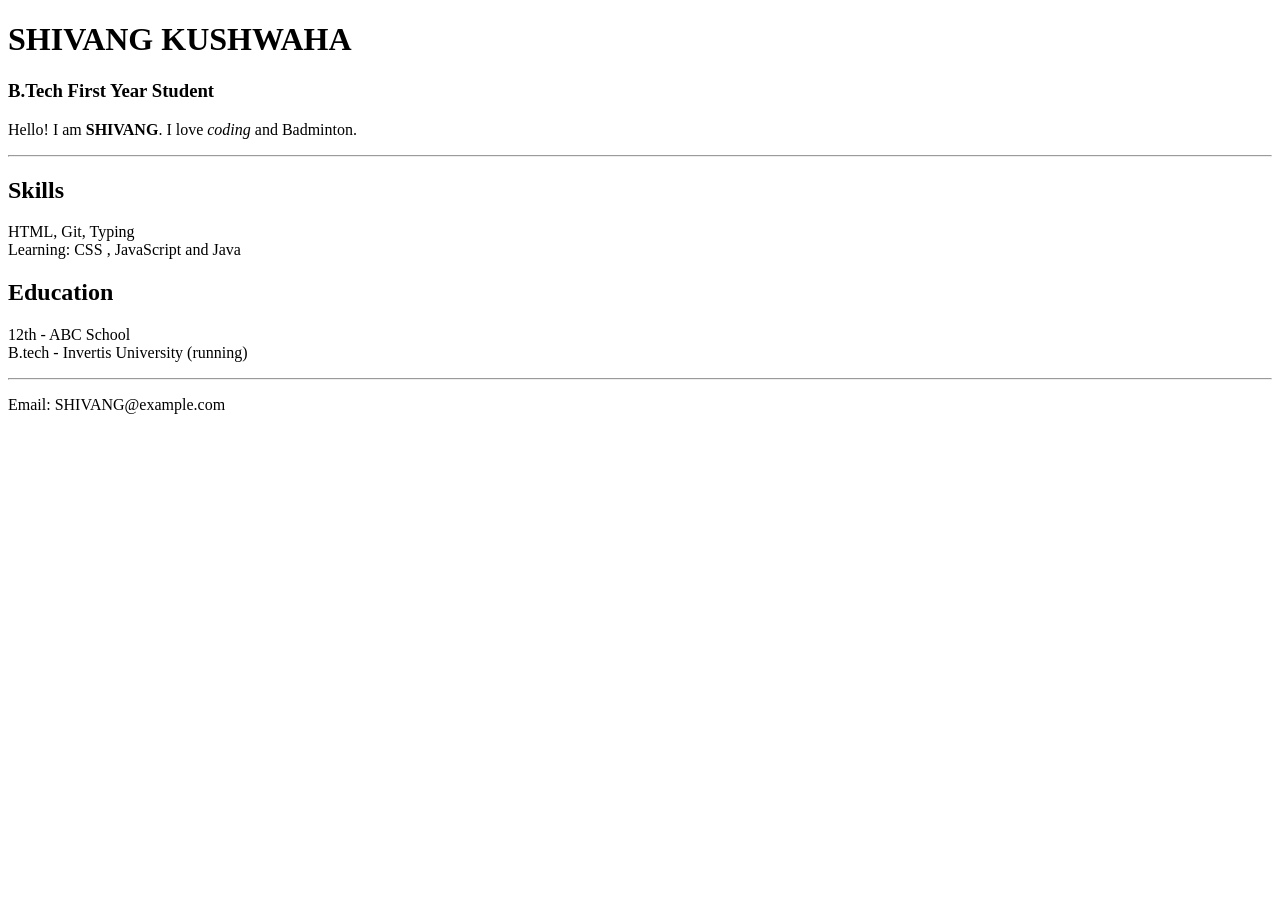
<file: Week2/index.html>
<!doctype html>
<html lang="en">
  <head>
    <meta charset="UTF-8" />
    <title>My Resume</title>
  </head>

  <body>
    
    <h1>SHIVANG KUSHWAHA</h1>
    <h3>B.Tech First Year Student</h3>
    <p>
      Hello! I am <strong>SHIVANG</strong>. I love <em>coding</em> and Badminton.
    </p>
    <hr />
    <!-- Skills box -->
    <div id="skills" class="section">
      <h2>Skills</h2>
      <p>HTML, Git, Typing<br />Learning: CSS , JavaScript and Java</p>
    </div>
    <!-- Education box -->
    <div id="education" class="section">
      <h2>Education</h2>
      <p>12th - ABC School<br />B.tech - Invertis University (running)</p>
    </div>
    <hr />
    <p>Email: SHIVANG@example.com</p>
  </body>
</html>
</file>
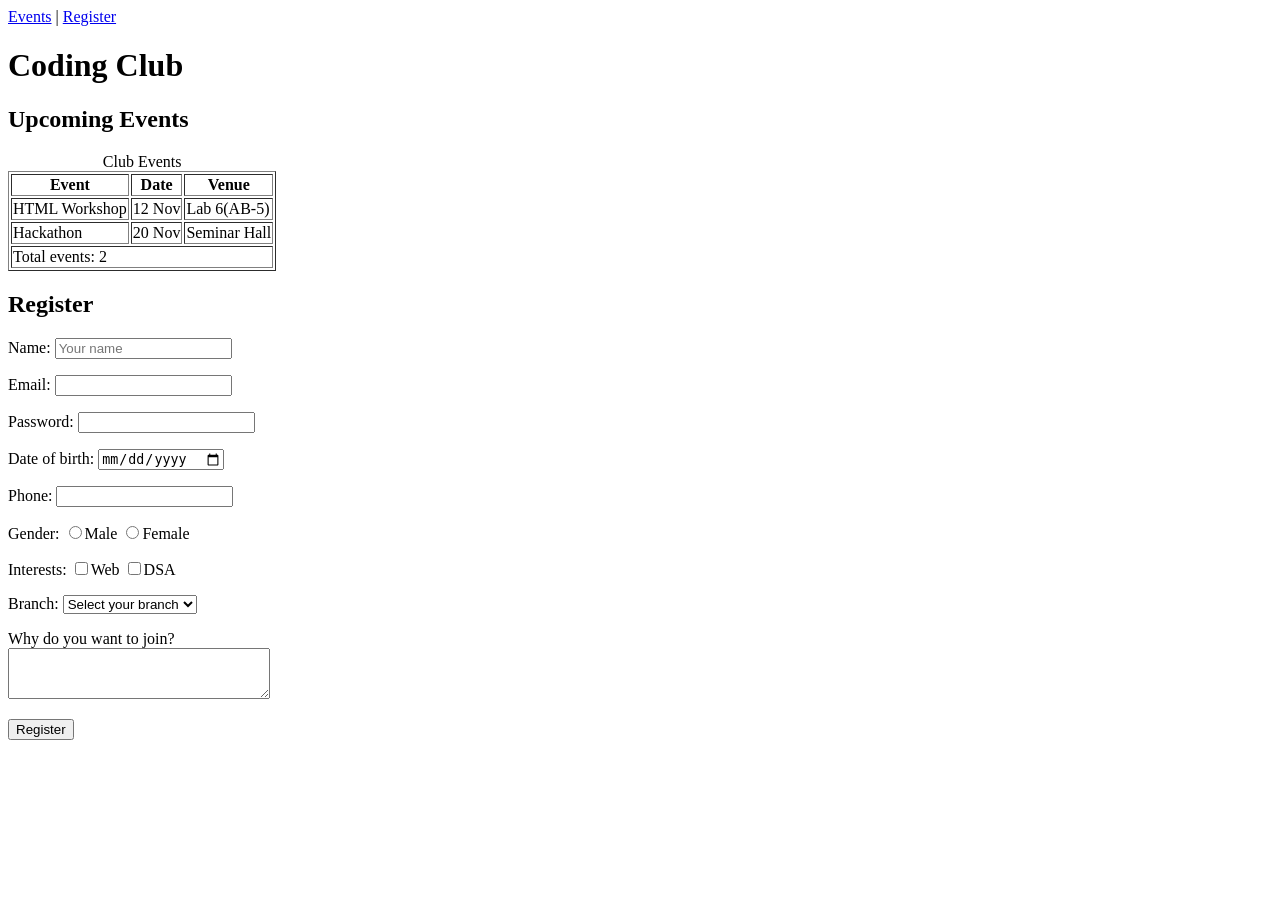
<file: Week4/index.html>
<!doctype html>
<html lang="en">
  <head>
    <meta charset="UTF-8" />
    <meta name="viewport" content="width=device-width, initial-scale=1" />
    <meta name="description" content="Coding Club registration page" />
    <link rel="icon" href="calendar-svgrepo-com.svg" />
    <title>Coding Club</title>
  </head>

  <body>
    <nav><a href="#events">Events</a> | <a href="#register">Register</a></nav>
    <h1>Coding Club</h1>
    <h2 id="events">Upcoming Events</h2>
    <table border="1">
      <caption>
        Club Events
      </caption>
      <thead>
        <tr>
          <th>Event</th>
          <th>Date</th>
          <th>Venue</th>
        </tr>
      </thead>
      <tbody>
        <tr>
          <td>HTML Workshop</td>
          <td>12 Nov</td>
          <td>Lab 6(AB-5)</td>
        </tr>
        <tr>
          <td>Hackathon</td>
          <td>20 Nov</td>
          <td>Seminar Hall</td>
        </tr>
      </tbody>
      <tfoot>
        <tr>
          <td colspan="3">Total events: 2</td>
        </tr>
      </tfoot>
    </table>
    <h2 id="register">Register</h2>
    <form action="#" method="post">
      <p>
        <label for="name">Name:</label>
        <input
          type="text"
          id="name"
          name="name"
          placeholder="Your name"
          required
        />
      </p>
      <p>
        <label for="email">Email:</label>
        <input type="email" id="email" name="email" required />
      </p>
      <p>
        <label for="pass">Password:</label>
        <input type="password" id="pass" name="pass" required />
      </p>
      <p>
        <label for="dob">Date of birth:</label>
        <input type="date" id="dob" name="dob" />
      </p>
      <p>
        <label for="phone">Phone:</label>
        <input type="tel" id="phone" name="phone" />
      </p>
      <p>
        Gender: <input type="radio" name="gender" id="m" /><label for="m"
          >Male</label
        >
        <input type="radio" name="gender" id="f" /><label for="f">Female</label>
      </p>
      <p>
        Interests: <input type="checkbox" id="web" /><label for="web"
          >Web</label
        >
        <input type="checkbox" id="dsa" /><label for="dsa">DSA</label>
      </p>
      <p>
        <label for="branch">Branch:</label>
        <select id="branch" name="branch">
            <option disabled selected>Select your branch</option>
            <option>B.Tech</option>
            <option>BCA</option>
        </select>
      </p>
      <p>
        <label for="msg">Why do you want to join?</label><br />
        <textarea id="msg" rows="3" cols="30"></textarea>
      </p>
      <button type="submit">Register</button>
    </form>
  </body>
</html>
</file>
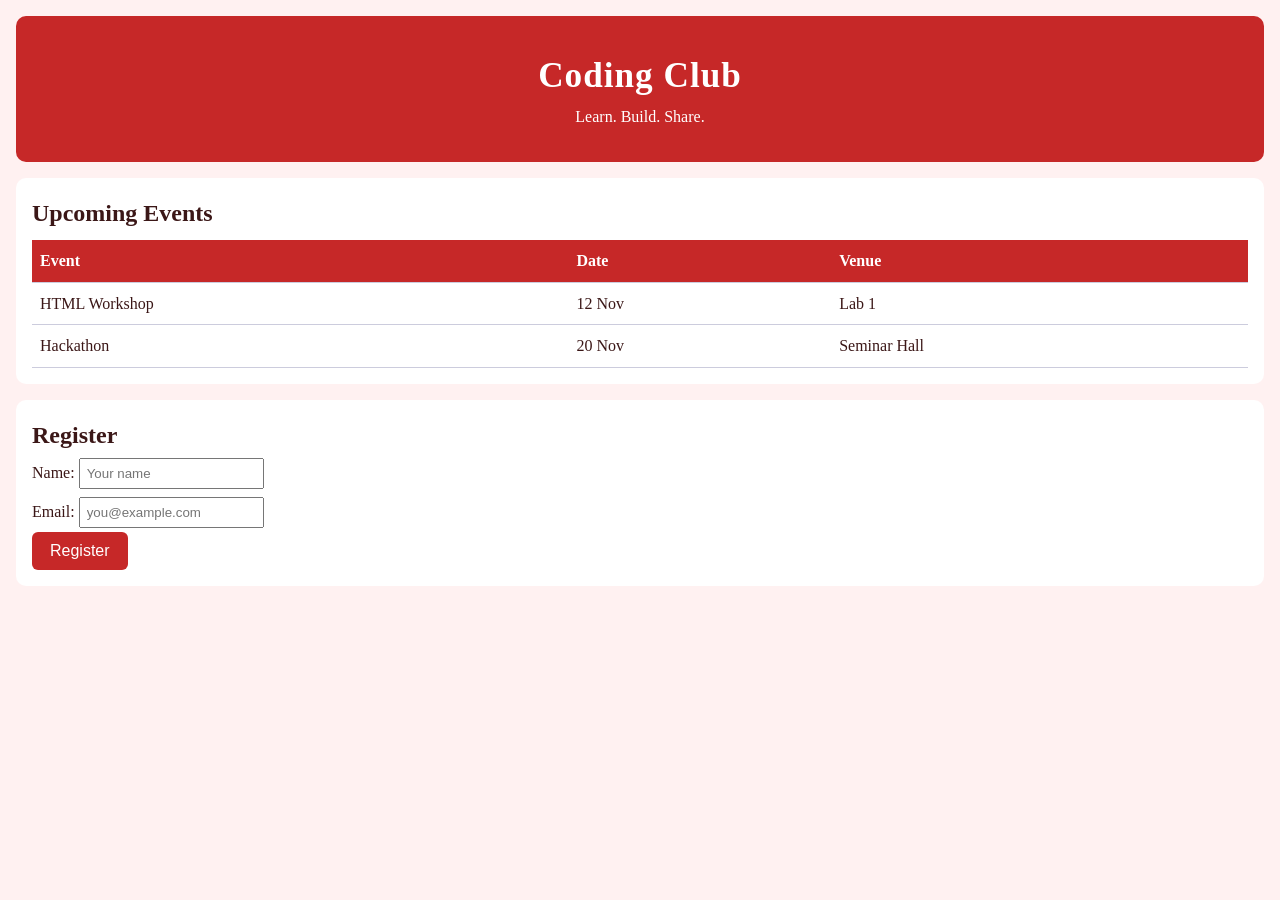
<file: Week5/index.html>
<!doctype html>
<html lang="en">
  <head>
    <meta charset="UTF-8" />
    <title>Coding Club</title>
    <link rel="stylesheet" href="ClubDesign.css" />
  </head>

  <body>
    <div id="hero">
      <h1>Coding Club</h1>
      <p>Learn. Build. Share.</p>
    </div>
    <div class="card">
      <h2>Upcoming Events</h2>
      <table>
        <tr>
          <th>Event</th>
          <th>Date</th>
          <th>Venue</th>
        </tr>
        <tr>
          <td>HTML Workshop</td>
          <td>12 Nov</td>
          <td>Lab 1</td>
        </tr>
        <tr>
          <td>Hackathon</td>
          <td>20 Nov</td>
          <td>Seminar Hall</td>
        </tr>
      </table>
    </div>
    <div class="card">
      <h2>Register</h2>
      <p>Name: <input type="text" placeholder="Your name" /></p>
      <p>Email: <input type="email" placeholder="you@example.com" /></p>
      <button>Register</button>
    </div>
  </body>
</html>
</file>
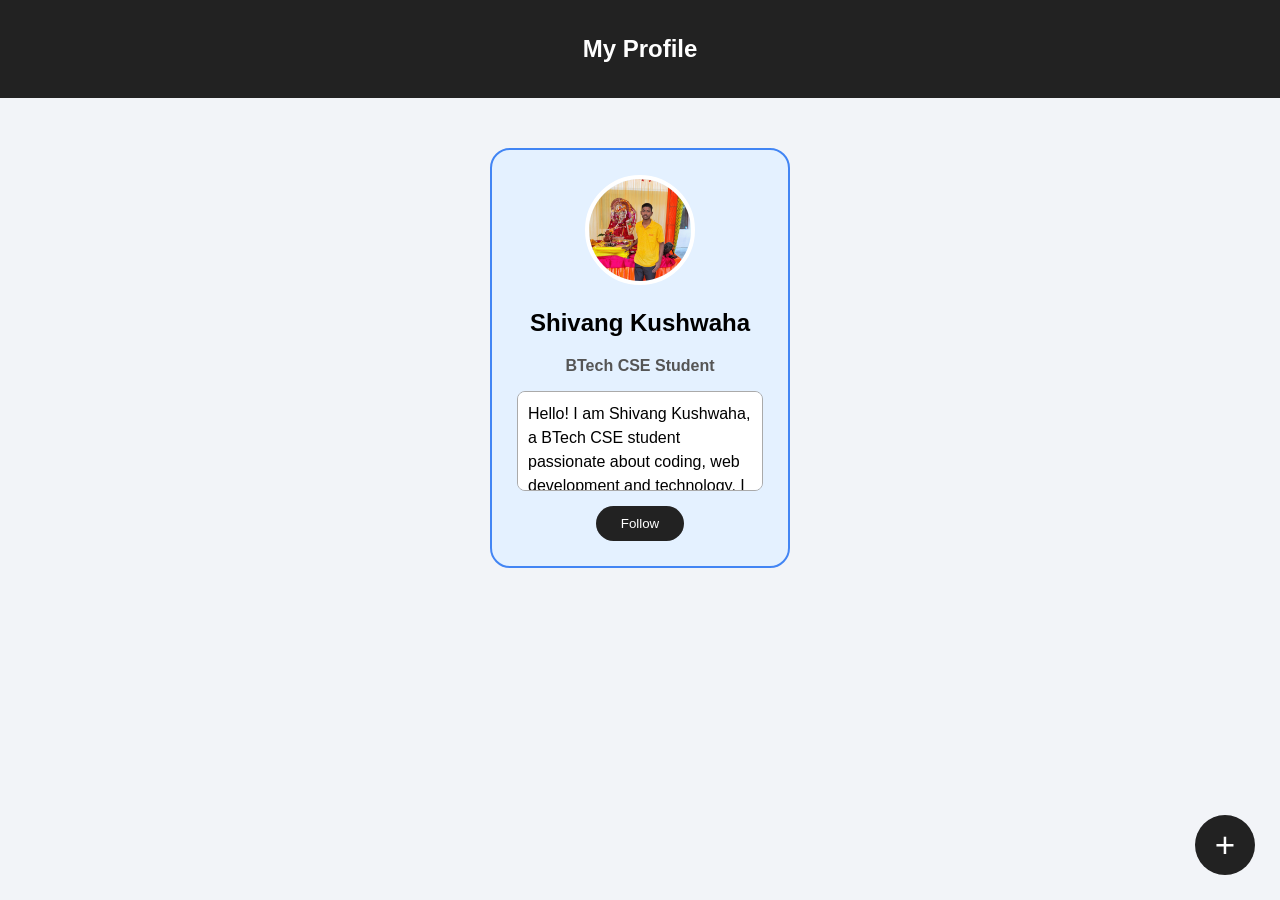
<file: Week6/index.html>
<!DOCTYPE html>
<html lang="en">
<head>
    <meta charset="UTF-8">
    <meta name="viewport" content="width=device-width, initial-scale=1.0">
    <title>My Profile Card</title>
    <link rel="stylesheet" href="Profilestyle.css">
</head>
<body>

    <header class="top-bar">
        <h2>My Profile</h2>
    </header>

    <div class="profile-card">
        <img src="shivang.jpeg" alt="Profile Photo" class="Rphoto">

        <h2>Shivang Kushwaha</h2>
        <p class="role">BTech CSE Student</p>

        <div class="bio">
            Hello! I am Shivang Kushwaha, a BTech CSE student
            passionate about coding, web development and technology.

            I am learning Java, HTML, CSS and JavaScript.
            I enjoy solving programming problems and building
            projects to improve my skills.
        </div>

        <button class="follow-btn">Follow</button>
    </div>

    <button class="add-btn">+</button>

</body>
</html>
</file>
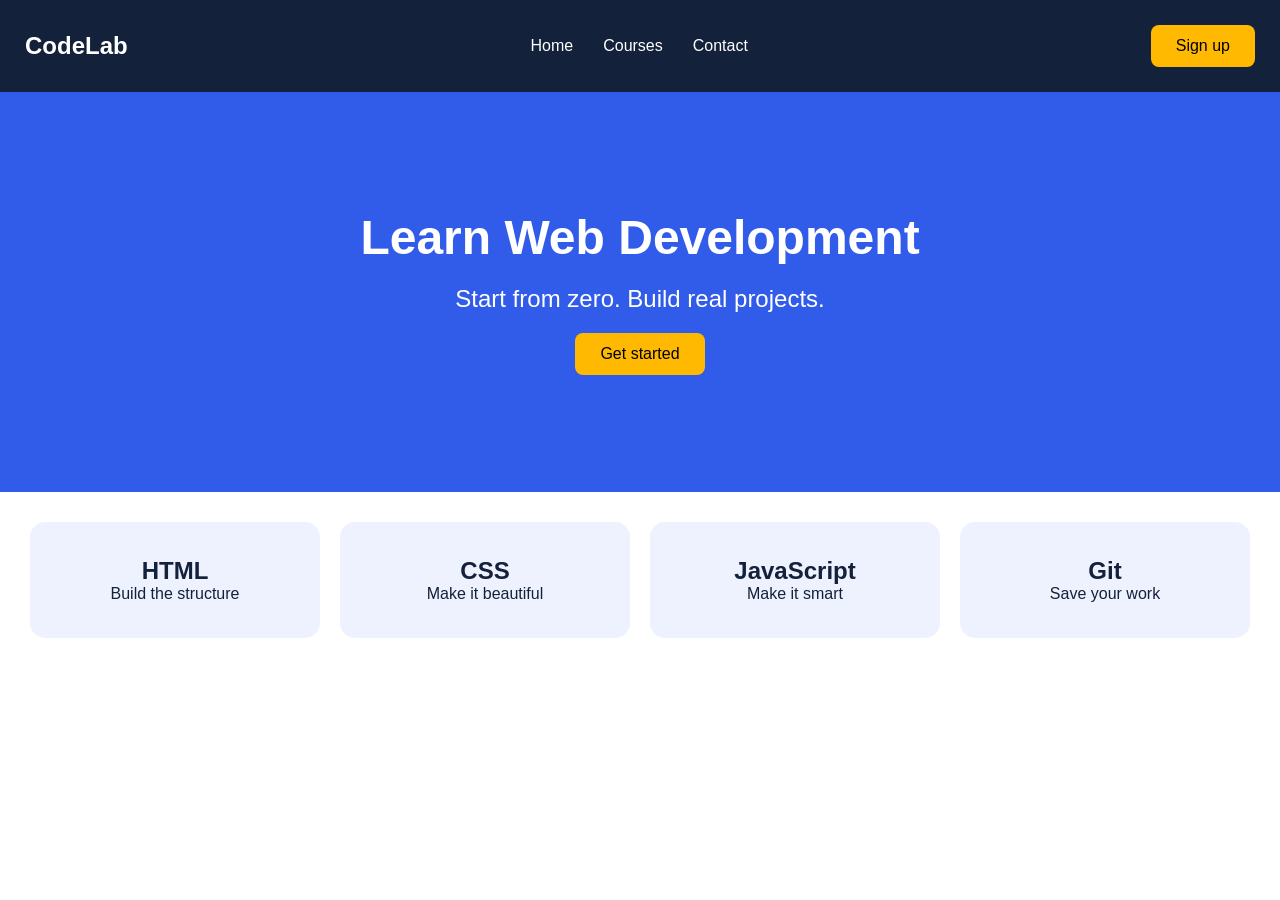
<file: Week7/index.html>
<!DOCTYPE html>
<html>
<head>
    <title>CodeLab</title>
    <link rel="stylesheet" href="Landingpage.css">
</head>
<body>

    <header>
        <h2>CodeLab</h2>
        <nav>
            <a href="#">Home</a>
            <a href="#courses">Courses</a>
            <a href="#">Contact</a>
        </nav>
        <button>Sign up</button>
    </header>

    <section class="banner">
        <h1>Learn Web Development</h1>
        <p>Start from zero. Build real projects.</p>
        <a href="#courses" class="btn">Get started</a>
    </section>

    <section class="cards" id="courses">
        <div class="card">
            <h2>HTML</h2>
            <p>Build the structure</p>
        </div>
        <div class="card">
            <h2>CSS</h2>
            <p>Make it beautiful</p>
        </div>
        <div class="card">
            <h2>JavaScript</h2>
            <p>Make it smart</p>
        </div>
        <div class="card">
            <h2>Git</h2>
            <p>Save your work</p>
        </div>
    </section>

</body>
</html>
</file>
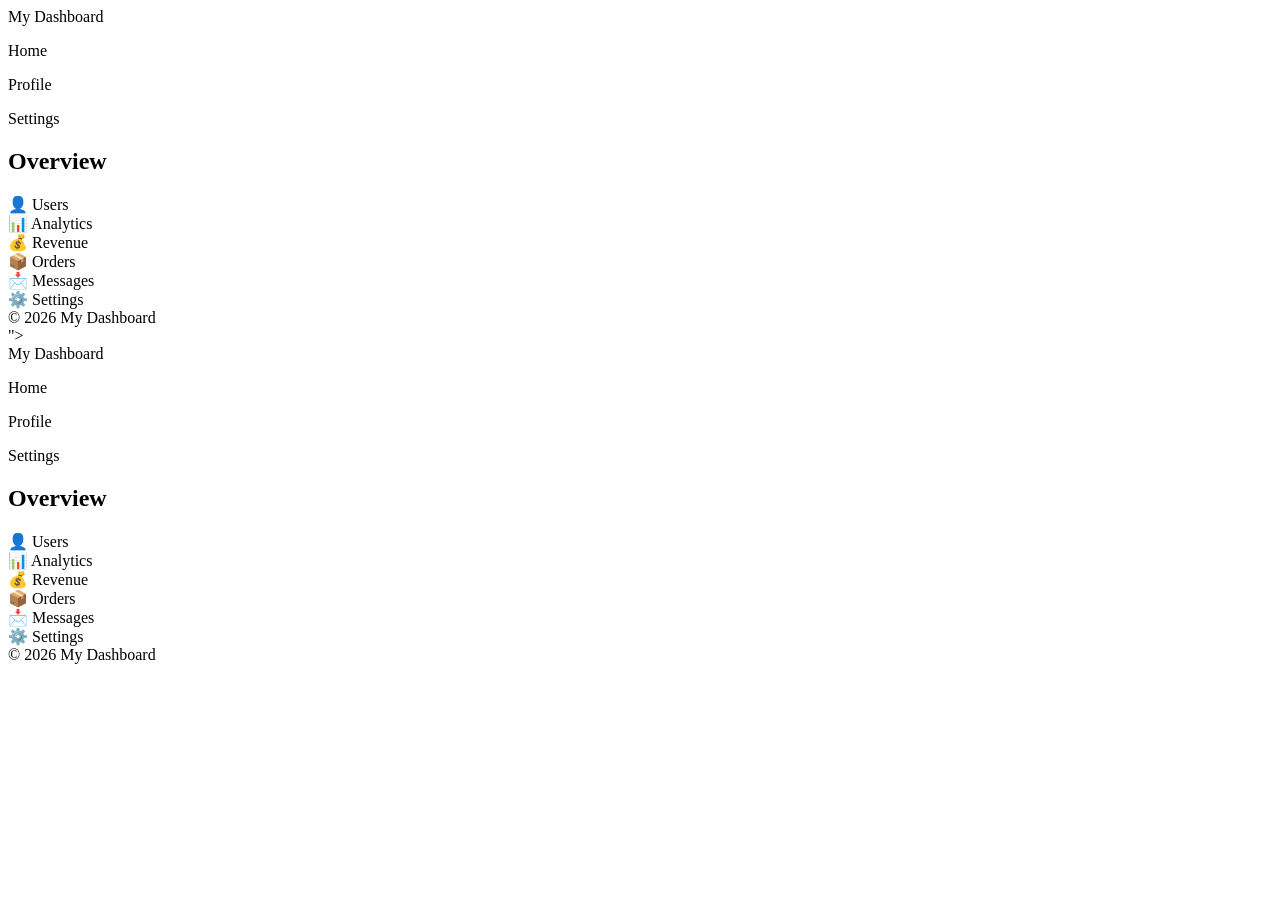
<file: Week8/index.html>
<!DOCTYPE html>
<html>
<head>
    <title>Dashboard</title>
    <link rel="stylesheet" href="
<!DOCTYPE html>
<html>
<head>
    <title>Dashboard</title>
    <link rel="stylesheet" href="Gridstyle.css">
</head>
<body>

<div class="dashboard">
    <header>My Dashboard</header>

    <aside>
        <p>Home</p>
        <p>Profile</p>
        <p>Settings</p>
    </aside>

    <main>
        <h2>Overview</h2>
        <div class="cards">
            <div class="card">👤 Users</div>
            <div class="card">📊 Analytics</div>
            <div class="card">💰 Revenue</div>
            <div class="card">📦 Orders</div>
            <div class="card">📩 Messages</div>
            <div class="card">⚙️ Settings</div>
        </div>
    </main>

    <footer>© 2026 My Dashboard</footer>
</div>

</body>
</html>">
</head>
<body>

<div class="dashboard">
    <header>My Dashboard</header>

    <aside>
        <p>Home</p>
        <p>Profile</p>
        <p>Settings</p>
    </aside>

    <main>
        <h2>Overview</h2>
        <div class="cards">
            <div class="card">👤 Users</div>
            <div class="card">📊 Analytics</div>
            <div class="card">💰 Revenue</div>
            <div class="card">📦 Orders</div>
            <div class="card">📩 Messages</div>
            <div class="card">⚙️ Settings</div>
        </div>
    </main>

    <footer>© 2026 My Dashboard</footer>
</div>

</body>
</html>
</file>
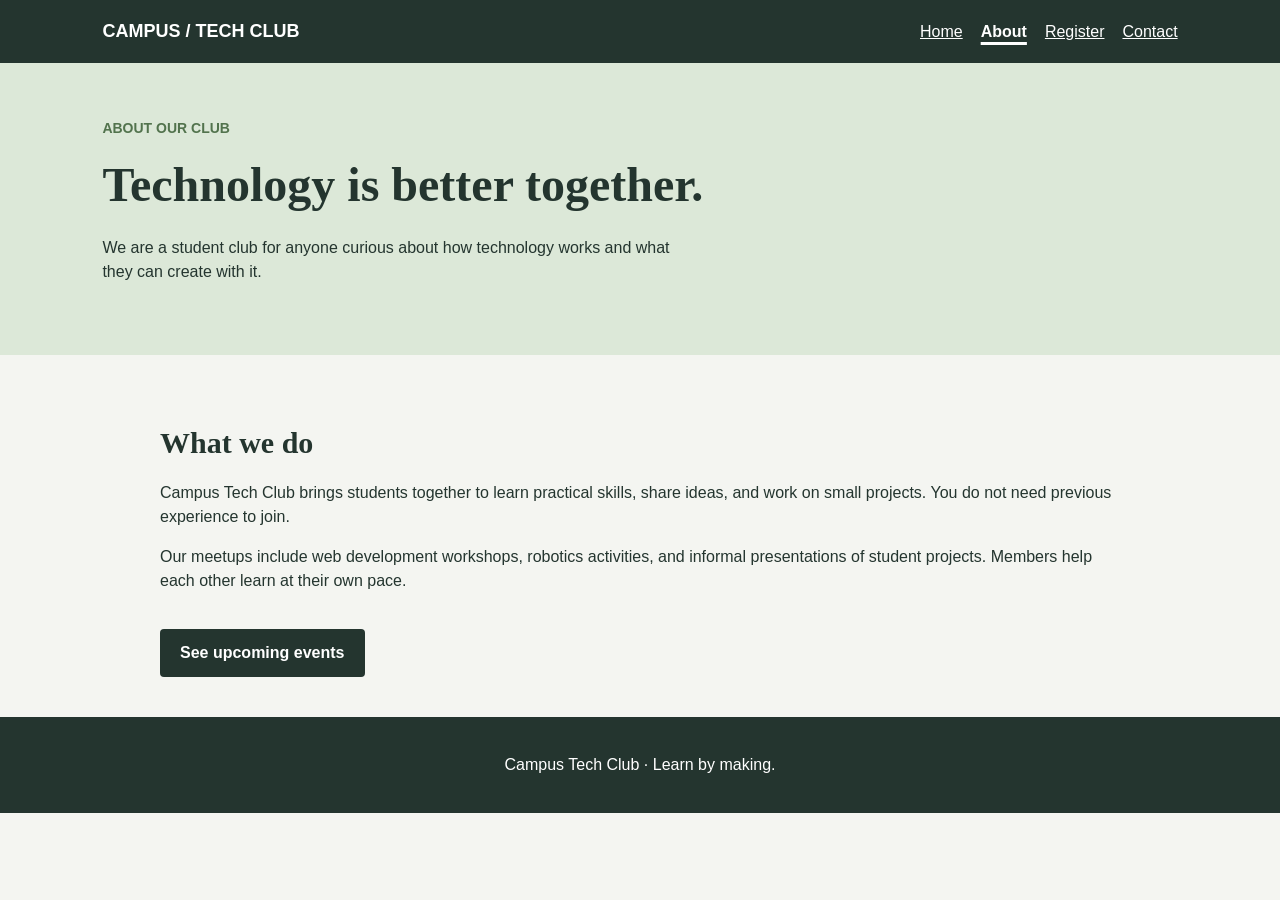
<file: Week4/about.html>
<!DOCTYPE html>
<html lang="en">
<head>
    <meta charset="UTF-8">
    <meta name="viewport" content="width=device-width, initial-scale=1.0">
    <meta name="description" content="Learn about the Campus Tech Club and what our students do together.">
    <meta name="author" content="Campus Tech Club">
    <meta name="theme-color" content="#172d2b">
    <link rel="icon" type="image/svg+xml" href="favicon.svg">
    <link rel="stylesheet" href="style.css">
    <title>About | Campus Tech Club</title>
</head>
<body>
    <header>
        <div class="masthead">
            <p class="brand">CAMPUS / TECH CLUB</p>
            <nav aria-label="Main navigation">
                <a href="index.html">Home</a>
                <a href="about.html" aria-current="page">About</a>
                <a href="register.html">Register</a>
                <a href="contact.html">Contact</a>
            </nav>
        </div>
        <section class="intro" aria-labelledby="page-title">
            <p class="eyebrow">About our club</p>
            <h1 id="page-title">Technology is better together.</h1>
            <p class="intro-copy">We are a student club for anyone curious about how technology works and what they can create with it.</p>
        </section>
    </header>
    <main>
        <section aria-labelledby="about-heading">
            <h2 class="section-heading" id="about-heading">What we do</h2>
            <p>Campus Tech Club brings students together to learn practical skills, share ideas, and work on small projects. You do not need previous experience to join.</p>
            <p>Our meetups include web development workshops, robotics activities, and informal presentations of student projects. Members help each other learn at their own pace.</p>
            <a class="button-link" href="index.html">See upcoming events</a>
        </section>
    </main>
    <footer>
        <p>Campus Tech Club · Learn by making.</p>
    </footer>
</body>
</html>
</file>
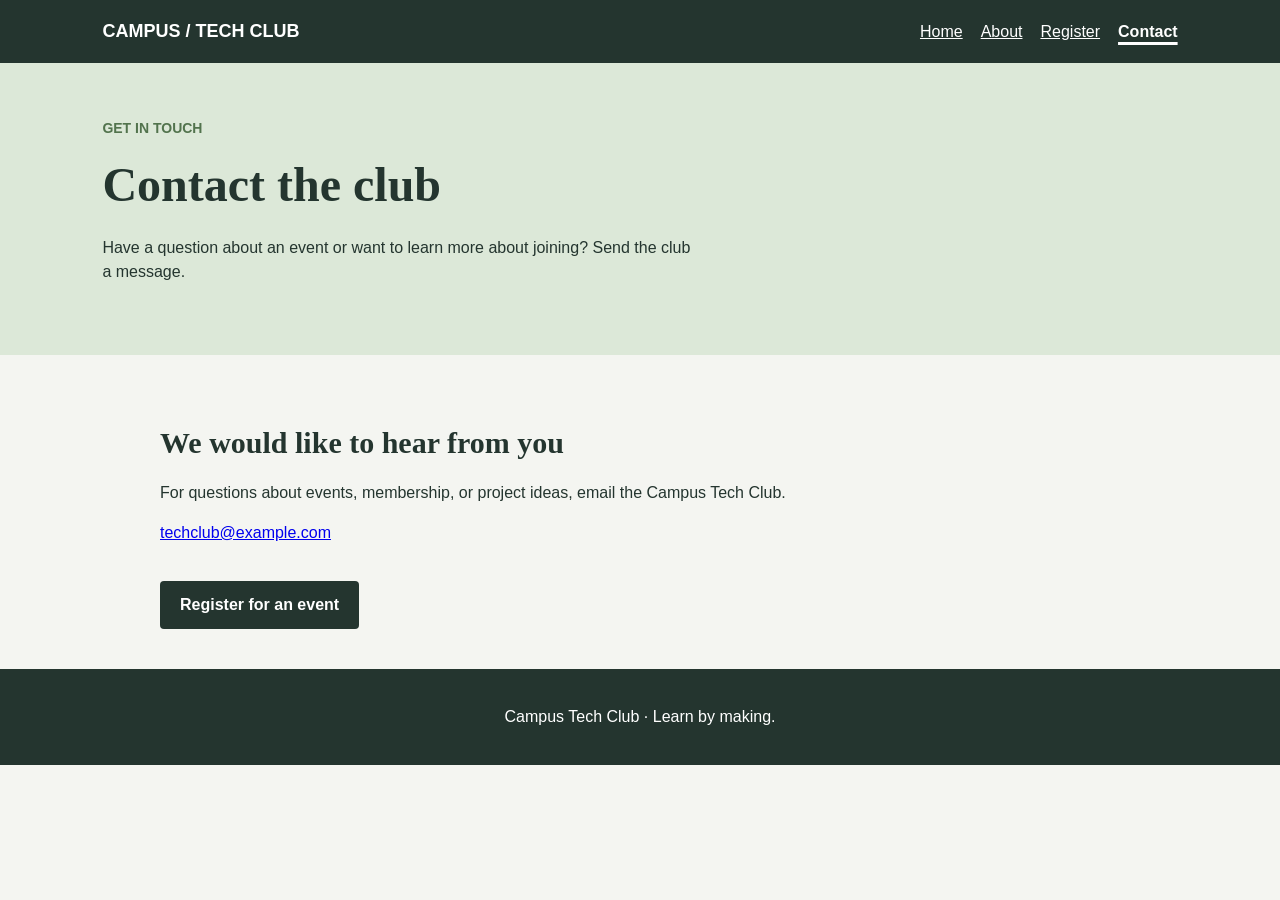
<file: Week4/contact.html>
<!DOCTYPE html>
<html lang="en">
<head>
    <meta charset="UTF-8">
    <meta name="viewport" content="width=device-width, initial-scale=1.0">
    <meta name="description" content="Contact the Campus Tech Club with questions about events and membership.">
    <meta name="author" content="Campus Tech Club">
    <meta name="theme-color" content="#172d2b">
    <link rel="icon" type="image/svg+xml" href="favicon.svg">
    <link rel="stylesheet" href="style.css">
    <title>Contact | Campus Tech Club</title>
</head>
<body>
    <header>
        <div class="masthead">
            <p class="brand">CAMPUS / TECH CLUB</p>
            <nav aria-label="Main navigation">
                <a href="index.html">Home</a>
                <a href="about.html">About</a>
                <a href="register.html">Register</a>
                <a href="contact.html" aria-current="page">Contact</a>
            </nav>
        </div>
        <section class="intro" aria-labelledby="page-title">
            <p class="eyebrow">Get in touch</p>
            <h1 id="page-title">Contact the club</h1>
            <p class="intro-copy">Have a question about an event or want to learn more about joining? Send the club a message.</p>
        </section>
    </header>
    <main>
        <section aria-labelledby="contact-heading">
            <h2 class="section-heading" id="contact-heading">We would like to hear from you</h2>
            <p>For questions about events, membership, or project ideas, email the Campus Tech Club.</p>
            <p><a href="mailto:techclub@example.com">techclub@example.com</a></p>
            <a class="button-link" href="register.html">Register for an event</a>
        </section>
    </main>
    <footer>
        <p>Campus Tech Club · Learn by making.</p>
    </footer>
</body>
</html>
</file>
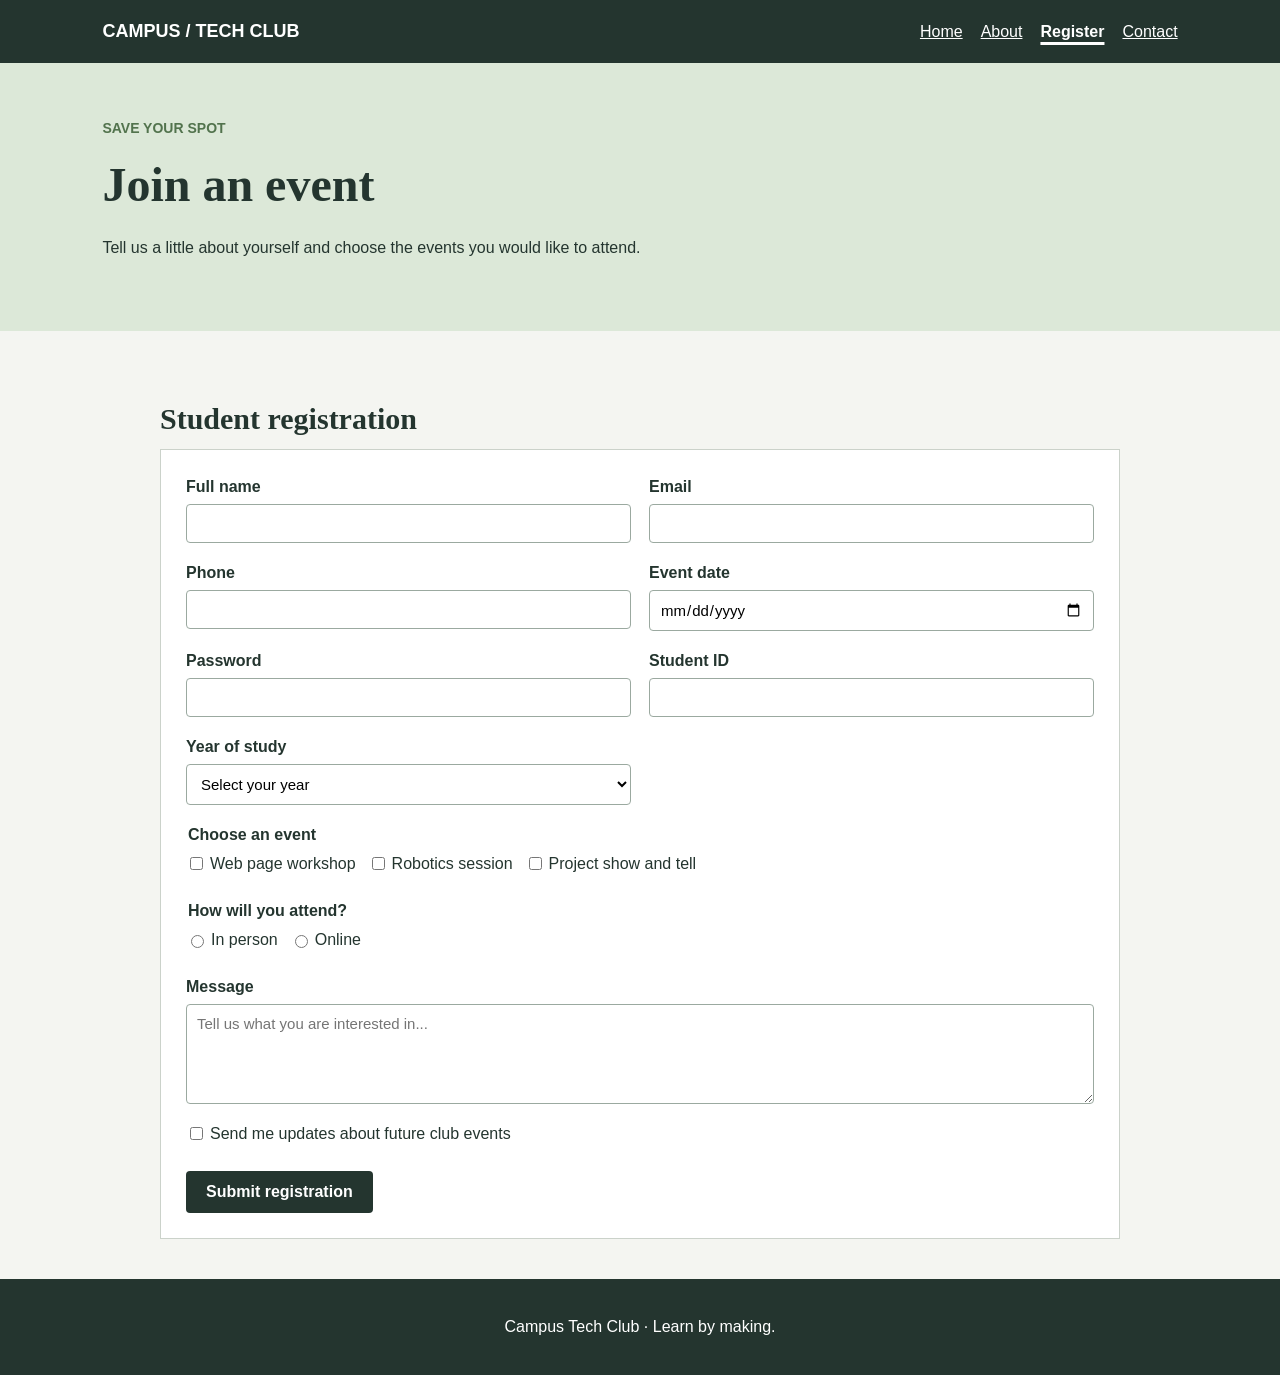
<file: Week4/register.html>
<!DOCTYPE html>
<html lang="en">
<head>
    <meta charset="UTF-8">
    <meta name="viewport" content="width=device-width, initial-scale=1.0">
    <meta name="description" content="Register for Campus Tech Club events.">
    <meta name="author" content="Campus Tech Club">
    <meta name="theme-color" content="#172d2b">
    <link rel="icon" type="image/svg+xml" href="favicon.svg">
    <link rel="stylesheet" href="style.css">
    <title>Register | Campus Tech Club</title>
</head>
<body>
    <header>
        <div class="masthead">
            <p class="brand">CAMPUS / TECH CLUB</p>
            <nav aria-label="Main navigation">
                <a href="index.html">Home</a>
                <a href="about.html">About</a>
                <a href="register.html" aria-current="page">Register</a>
                <a href="contact.html">Contact</a>
            </nav>
        </div>
        <section class="intro" aria-labelledby="page-title">
            <p class="eyebrow">Save your spot</p>
            <h1 id="page-title">Join an event</h1>
            <p class="intro-copy">Tell us a little about yourself and choose the events you would like to attend.</p>
        </section>
    </header>
    <main>
        <section aria-labelledby="register-heading">
            <h2 class="section-heading" id="register-heading">Student registration</h2>
            <form action="#register-heading" method="post">
                <div class="form-grid">
                    <div class="field">
                        <label for="student-name">Full name</label>
                        <input type="text" id="student-name" name="student-name" autocomplete="name" required>
                    </div>
                    <div class="field">
                        <label for="student-email">Email</label>
                        <input type="email" id="student-email" name="student-email" autocomplete="email" required>
                    </div>
                    <div class="field">
                        <label for="student-phone">Phone</label>
                        <input type="tel" id="student-phone" name="student-phone" autocomplete="tel" required>
                    </div>
                    <div class="field">
                        <label for="event-date">Event date</label>
                        <input type="date" id="event-date" name="event-date" required>
                    </div>
                    <div class="field">
                        <label for="student-password">Password</label>
                        <input type="password" id="student-password" name="student-password" autocomplete="new-password" required>
                    </div>
                    <div class="field">
                        <label for="student-id">Student ID</label>
                        <input type="text" id="student-id" name="student-id" required>
                    </div>
                    <div class="field">
                        <label for="study-year">Year of study</label>
                        <select id="study-year" name="study-year" required>
                            <option value="" selected disabled>Select your year</option>
                            <option value="1">Year 1</option>
                            <option value="2">Year 2</option>
                            <option value="3">Year 3</option>
                            <option value="4">Year 4 or above</option>
                        </select>
                    </div>
                    <fieldset class="field field-full">
                        <legend>Choose an event</legend>
                        <div class="choice-list">
                            <label class="choice"><input type="checkbox" name="events" value="web-page"> Web page workshop</label>
                            <label class="choice"><input type="checkbox" name="events" value="robotics"> Robotics session</label>
                            <label class="choice"><input type="checkbox" name="events" value="show-and-tell"> Project show and tell</label>
                        </div>
                    </fieldset>
                    <fieldset class="field field-full">
                        <legend>How will you attend?</legend>
                        <div class="choice-list">
                            <label class="choice"><input type="radio" name="attendance" value="in-person" required> In person</label>
                            <label class="choice"><input type="radio" name="attendance" value="online"> Online</label>
                        </div>
                    </fieldset>
                    <div class="field field-full">
                        <label for="interests">Message</label>
                        <textarea id="interests" name="interests" rows="4" placeholder="Tell us what you are interested in..."></textarea>
                    </div>
                    <label class="choice field-full"><input type="checkbox" name="updates" value="yes"> Send me updates about future club events</label>
                </div>
                <button type="submit">Submit registration</button>
            </form>
        </section>
    </main>
    <footer>
        <p>Campus Tech Club · Learn by making.</p>
    </footer>
</body>
</html>
</file>
<file: Week5/ClubDesign.css>
/* har jagan same */
:root {
  --brand: #c62828;
  --light: #fff1f1;
  --dark: #3b1717;
  --gap: 16px;
}

* {
  margin: 0;
  padding: 0;
  box-sizing: border-box;
}

body {
  font-family: Georgia, serif;
  background: var(--light);
  color: var(--dark);
  line-height: 1.6;
  padding: var(--gap);
}

h1 {
  font-size: 2.2rem;
  letter-spacing: 1px;
}

#hero {
  background: var(--brand);
  color: white;
  text-align: center;
  padding: 32px var(--gap);
  border-radius: 10px;
}

.card {
  background: white;
  padding: var(--gap);
  margin-top: var(--gap);
  border-radius: 10px;
}

table {
  width: 100%;
  border-collapse: collapse;
  margin-top: 8px;
}

th {
  background: var(--brand);
  color: white;
  text-align: left;
}

th,
td {
  padding: 8px;
  border-bottom: 1px solid #ccd;
}

input {
  padding: 6px;
  margin: 4px 0;
}

button {
  background: var(--brand);
  color: white;
  border: 0;
  padding: 10px 18px;
  border-radius: 6px;
  font-size: 1rem;
}
</file>
<file: Week6/Profilestyle.css>
* {
    box-sizing: border-box;
}

body {
    margin: 0;
    font-family: Arial, sans-serif;
    background-color: #f2f4f8;
}

/* top bar */
.top-bar {
    background-color: #222;
    color: white;
    text-align: center;
    padding: 15px;
    position: sticky;
    top: 0;
    z-index: 10;
}

/* Profile card */
.profile-card {
    width: 300px;
    margin: 50px auto;
    padding: 25px;
    border: 2px solid #4285f4;
    border-radius: 20px;
    background-color: #e4f1ff;
    text-align: center;
}

/* Round photo */
.Rphoto {
    width: 110px;
    height: 110px;
    border-radius: 50%;
    border: 4px solid white;
    object-fit: cover;
}

.role {
    color: #555;
    font-weight: bold;
}

/* Scroll wala bio */
.bio {
    height: 100px;
    overflow: auto;
    padding: 10px;
    margin: 15px 0;
    border: 1px solid #aaa;
    border-radius: 8px;
    background-color: white;
    text-align: left;
    line-height: 1.5;
}

/* Follow button */
.follow-btn {
    padding: 10px 25px;
    border: none;
    border-radius: 20px;
    background-color: #222;
    color: white;
    cursor: pointer;
}

/* Fixed floating button */
.add-btn {
    position: fixed;
    right: 25px;
    bottom: 25px;
    width: 60px;
    height: 60px;
    border: none;
    border-radius: 50%;
    background-color: #222;
    color: white;
    font-size: 35px;
}
</file>
<file: Week7/Landingpage.css>
* {
    margin: 0;
    box-sizing: border-box;
}

body {
    font-family: Arial;
    color: #14213b;
}

header {
    display: flex;
    justify-content: space-between;
    align-items: center;
    flex-wrap: wrap;
    gap: 20px;
    padding: 25px;
    background: #13213b;
    color: white;
}

nav {
    display: flex;
    gap: 30px;
}

nav a {
    color: white;
    text-decoration: none;
}

button, .btn {
    background: #ffb900;
    border: none;
    border-radius: 8px;
    padding: 12px 25px;
    color: black;
    text-decoration: none;
    font-size: 16px;
}

.banner {
    display: flex;
    flex-direction: column;
    justify-content: center;
    align-items: center;
    text-align: center;
    gap: 20px;
    background: #315be9;
    color: white;
    min-height: 400px;
    padding: 30px;
}

.banner h1 {
    font-size: 48px;
}

.banner p {
    font-size: 24px;
}

.cards {
    display: flex;
    flex-wrap: wrap;
    gap: 20px;
    padding: 30px;
}

.card {
    flex: 1 1 200px;
    background: #eef2ff;
    text-align: center;
    padding: 35px;
    border-radius: 15px;
}
</file>
<file: Week4/style.css>
* {
    box-sizing: border-box;
}

body {
    margin: 0 auto;
    background-color: #f4f5f1;
    color: #24352f;
    font-family: Verdana, sans-serif;
    line-height: 1.5;
}

.masthead {
    padding: 18px 8%;
    background-color: #24352f;
    color: white;
    display: flex;
    align-items: center;
    justify-content: space-between;
}

.brand {
    margin: 0;
    font-size: 18px;
    font-weight: bold;
}

nav {
    display: flex;
    flex-wrap: wrap;
    gap: 18px;
}

nav a {
    color: white;
}

nav a[aria-current="page"] {
    font-weight: bold;
    text-decoration-thickness: 3px;
    text-underline-offset: 5px;
}

.intro {
    padding: 55px 8%;
    background-color: #dce8d8;
}

.eyebrow {
    margin: 0 0 10px;
    color: #52734d;
    font-size: 14px;
    font-weight: bold;
    text-transform: uppercase;
}

h1 {
    margin: 0;
    font-family: Georgia, serif;
    font-size: 48px;
}

.intro-copy {
    max-width: 600px;
    margin-top: 15px;
}

main {
    max-width: 1000px;
    margin: 0 auto;
    padding: 40px 20px;
}

.section-heading {
    margin-bottom: 8px;
    font-family: Georgia, serif;
    font-size: 30px;
}

.section-copy {
    margin-top: 0;
    margin-bottom: 20px;
    color: #59645e;
}

.table-wrap {
    overflow-x: auto;
}

table {
    width: 100%;
    border-collapse: collapse;
    background-color: white;
    text-align: left;
}

caption {
    padding: 10px 0;
    text-align: left;
}

th,
td {
    padding: 12px;
    border-bottom: 1px solid #cbd2ca;
}

thead {
    background-color: #e3e9e1;
}

tfoot {
    color: #59645e;
}

.registration {
    margin-top: 20px;
}

form {
    padding: 25px;
    border: 1px solid #cbd2ca;
    background-color: white;
}

.form-grid {
    display: grid;
    grid-template-columns: 1fr 1fr;
    gap: 18px;
}

.field {
    display: flex;
    flex-direction: column;
}

.field-full {
    grid-column: 1 / 3;
}

label,
legend {
    margin-bottom: 5px;
    font-weight: bold;
}

input,
select,
textarea {
    width: 100%;
    padding: 10px;
    border: 1px solid #9ba9a0;
    border-radius: 4px;
    background: white;
    font-family: inherit;
    font-size: 15px;
}

textarea {
    min-height: 100px;
}

fieldset {
    margin: 0;
    padding: 0;
    border: 0;
}

.choice-list {
    display: flex;
    flex-wrap: wrap;
    gap: 12px;
}

.choice {
    display: inline-flex;
    align-items: center;
    font-weight: normal;
}

.choice input {
    width: auto;
    margin-right: 7px;
    padding: 0;
}

button,
.button-link {
    display: inline-block;
    margin-top: 20px;
    padding: 12px 20px;
    border: 0;
    border-radius: 4px;
    background-color: #24352f;
    color: white;
    font-family: inherit;
    font-size: 16px;
    font-weight: bold;
    text-decoration: none;
    cursor: pointer;
}

button:hover,
.button-link:hover {
    background-color: #52734d;
}

footer {
    padding: 20px;
    background-color: #24352f;
    color: white;
    text-align: center;
}

@media screen and (max-width: 600px) {
    .masthead {
        align-items: flex-start;
        flex-direction: column;
        gap: 12px;
    }

    nav {
        gap: 14px;
    }

    h1 {
        font-size: 36px;
    }

    .form-grid {
        grid-template-columns: 1fr;
    }

    .field-full {
        grid-column: 1;
    }
}
</file>
